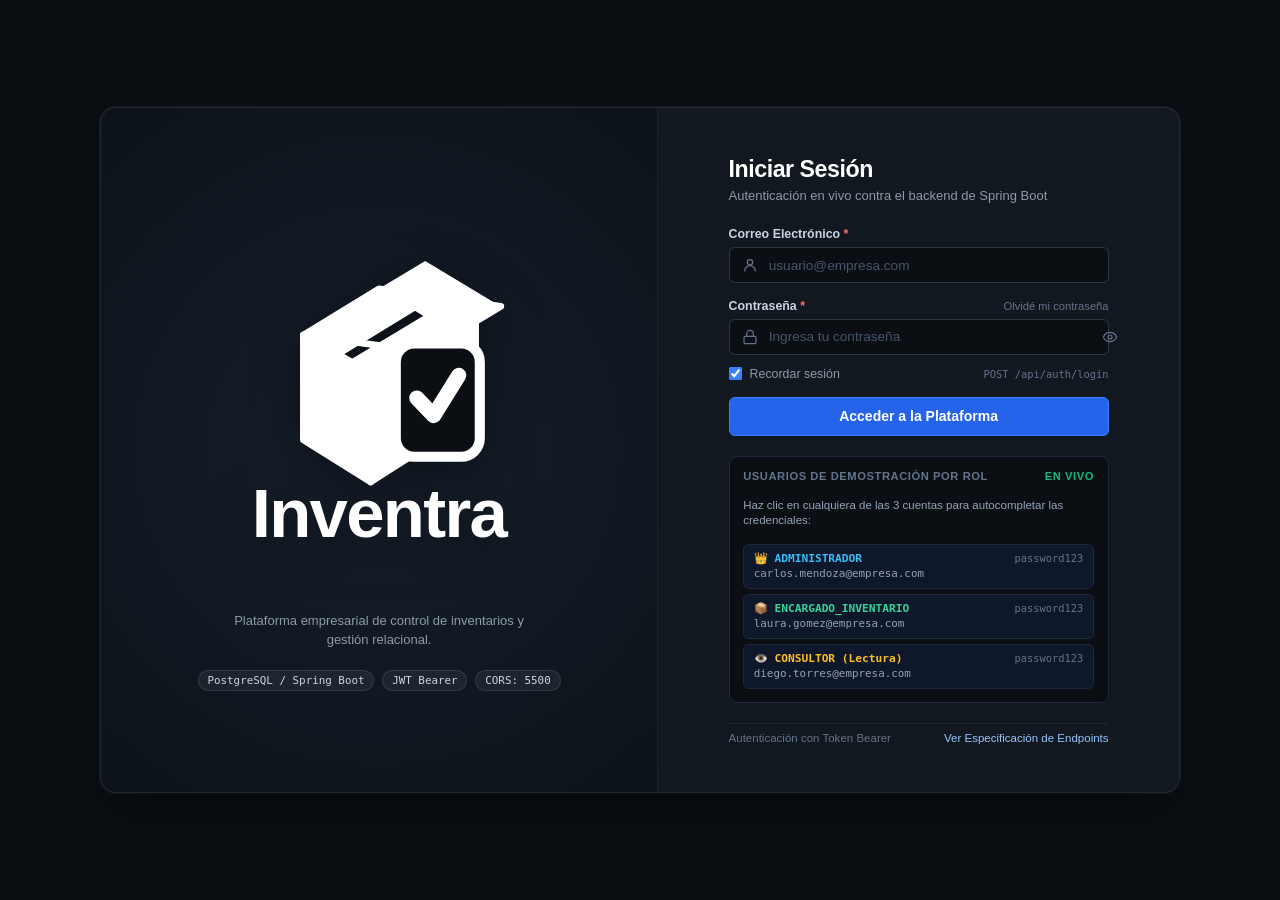
<file: frontend/index.html>
<!DOCTYPE html>
<html lang="es">
<head>
  <meta charset="UTF-8">
  <meta name="viewport" content="width=device-width, initial-scale=1.0">
  <title>Inventra - Sistema de Gestión de Inventario</title>
  
  <!-- Hojas de Estilos Modulares Mate Minimalistas -->
  <link rel="stylesheet" href="css/variables.css">
  <link rel="stylesheet" href="css/base.css">
  <link rel="stylesheet" href="css/components.css">
  <link rel="stylesheet" href="css/views.css">
</head>
<body>
  <div class="app-container">
    <!-- Barra Lateral (Sidebar) -->
    <aside class="app-sidebar">
      <div class="sidebar-header" style="gap: 0.85rem; padding: 1.1rem 1.25rem;">
        <div style="background-color: #0d1217; border: 1px solid #2a3744; border-radius: var(--radius-sm); padding: 3px 6px; display: flex; align-items: center; justify-content: center;">
          <img src="assets/Inventra.png" alt="Inventra" style="height: 22px; width: auto; object-fit: contain;" />
        </div>
        <div>
          <h1 class="brand-title" style="letter-spacing: -0.02em;">Inventra</h1>
          <span class="brand-sub">Gestión Relacional MER</span>
        </div>
      </div>

      <nav class="sidebar-nav">
        <div class="nav-section-label">Operaciones</div>
        <a class="nav-link active" data-route="dashboard">
          <svg xmlns="http://www.w3.org/2000/svg" viewBox="0 0 24 24" fill="none" stroke="currentColor" stroke-width="1.8" stroke-linecap="round" stroke-linejoin="round" class="svg-icon"><rect width="7" height="9" x="3" y="3" rx="1.5"/><rect width="7" height="5" x="14" y="3" rx="1.5"/><rect width="7" height="9" x="14" y="12" rx="1.5"/><rect width="7" height="5" x="3" y="16" rx="1.5"/></svg>
          <span>Panel de Control</span>
        </a>
        <a class="nav-link" data-route="products">
          <svg xmlns="http://www.w3.org/2000/svg" viewBox="0 0 24 24" fill="none" stroke="currentColor" stroke-width="1.8" stroke-linecap="round" stroke-linejoin="round" class="svg-icon"><path d="m7.5 4.27 9 5.15"/><path d="M21 8a2 2 0 0 0-1-1.73l-7-4a2 2 0 0 0-2 0l-7 4A2 2 0 0 0 3 8v8a2 2 0 0 0 1 1.73l7 4a2 2 0 0 0 2 0l7-4A2 2 0 0 0 21 16Z"/><path d="m3.3 7 8.7 5 8.7-5"/><path d="M12 22V12"/></svg>
          <span>Productos</span>
        </a>

        <div class="nav-section-label">Seguridad & Accesos</div>
        <a class="nav-link" data-route="users">
          <svg xmlns="http://www.w3.org/2000/svg" viewBox="0 0 24 24" fill="none" stroke="currentColor" stroke-width="1.8" stroke-linecap="round" stroke-linejoin="round" class="svg-icon"><path d="M16 21v-2a4 4 0 0 0-4-4H6a4 4 0 0 0-4 4v2"/><circle cx="9" cy="7" r="4"/><path d="M22 21v-2a4 4 0 0 0-3-3.87"/><path d="M16 3.13a4 4 0 0 1 0 7.75"/></svg>
          <span>Usuarios</span>
        </a>
        <a class="nav-link" data-route="roles">
          <svg xmlns="http://www.w3.org/2000/svg" viewBox="0 0 24 24" fill="none" stroke="currentColor" stroke-width="1.8" stroke-linecap="round" stroke-linejoin="round" class="svg-icon"><path d="M12 22s8-4 8-10V5l-8-3-8 3v7c0 6 8 10 8 10z"/></svg>
          <span>Roles & Permisos</span>
        </a>

        <div class="nav-section-label">Inteligencia Artificial</div>
        <a class="nav-link" data-route="rag">
          <svg xmlns="http://www.w3.org/2000/svg" viewBox="0 0 24 24" fill="none" stroke="currentColor" stroke-width="1.8" stroke-linecap="round" stroke-linejoin="round" class="svg-icon"><path d="M12 8V4H8"/><rect width="16" height="12" x="4" y="8" rx="2"/><path d="M2 14h2"/><path d="M20 14h2"/><path d="M15 13v2"/><path d="M9 13v2"/></svg>
          <span>Consultas RAG (n8n)</span>
        </a>

        <div class="nav-section-label">Arquitectura</div>
        <a class="nav-link" data-route="mer">
          <svg xmlns="http://www.w3.org/2000/svg" viewBox="0 0 24 24" fill="none" stroke="currentColor" stroke-width="1.8" stroke-linecap="round" stroke-linejoin="round" class="svg-icon"><ellipse cx="12" cy="5" rx="9" ry="3"/><path d="M3 5V19A9 3 0 0 0 21 19V5"/><path d="M3 12A9 3 0 0 0 21 12"/></svg>
          <span>Diagrama MER & API</span>
        </a>
      </nav>

      <div class="sidebar-footer">
        <div id="sidebar-user-footer">
          <!-- Inyección dinámica de sesión -->
        </div>
      </div>
    </aside>

    <!-- Contenido Principal -->
    <main class="app-main">
      <!-- Header Superior -->
      <header class="app-header">
        <div class="header-left">
          <div class="page-title-wrap">
            <h2 class="page-title" id="current-page-title">Panel de Control - Inventra</h2>
            <span class="page-subtitle" id="current-page-subtitle">Visión general de existencias, usuarios y estado del sistema</span>
          </div>
        </div>

        <div class="header-right">
          <span class="badge badge-neutral" style="font-family: var(--font-mono); font-size: 0.7rem;">
            Tablas MER: 6
          </span>
          <span class="badge badge-primary" style="font-size: 0.7rem;">
            Front-end Vanilla
          </span>
          <div id="header-user-profile">
            <!-- Widget de perfil / inicio de sesión -->
          </div>
        </div>
      </header>

      <!-- Contenedor Dinámico de Vistas -->
      <div class="view-container" id="main-view-container">
        <!-- Inyección dinámica según la ruta activa -->
      </div>
    </main>
  </div>

  <!-- Contenedor para Notificaciones Toast -->
  <div class="toast-container" id="toast-container"></div>

  <!-- Scripts Vanilla en orden de dependencia -->
  <script src="js/icons.js"></script>
  <script src="js/config.js"></script>
  <script src="js/mockData.js"></script>
  <script src="js/store.js"></script>
  <script src="js/api.js"></script>
  <script src="js/views/login.js"></script>
  <script src="js/views/dashboard.js"></script>
  <script src="js/views/products.js"></script>
  <script src="js/views/users.js"></script>
  <script src="js/views/roles.js"></script>
  <script src="js/views/ragChat.js"></script>
  <script src="js/views/apiDocs.js"></script>
  <script src="js/app.js"></script>
</body>
</html>
</file>
<file: frontend/css/variables.css>
/* ==========================================================================
   Variables y Sistema de Diseño Mate Minimalista
   Inspirado en estética sobria, profesional y funcional.
   ========================================================================== */

:root {
  /* Fondos y Superficies Mate */
  --bg-app: #f7f9fa;
  --bg-card: #ffffff;
  --bg-sidebar: #19222c;
  --bg-sidebar-hover: #222d3a;
  --bg-sidebar-active: #2b3848;
  --bg-muted: #f1f4f6;
  --bg-subtle: #fafbfc;
  --bg-modal-backdrop: rgba(15, 23, 42, 0.45);

  /* Colores de Texto Mate */
  --text-main: #1e293b;
  --text-secondary: #576574;
  --text-muted: #8c9ba5;
  --text-inverse: #f8fafc;
  --text-sidebar: #cbd5e1;
  --text-sidebar-muted: #788a9c;

  /* Color Primario Mate (Azul Petróleo Acero) */
  --primary: #334e68;
  --primary-hover: #243b53;
  --primary-subtle: #edf2f7;
  --primary-border: #bcccdc;
  --primary-light: #f0f4f8;

  /* Estados Funcionales Mate */
  --success: #2d6a4f;
  --success-bg: #eef7f2;
  --success-border: #b7e4c7;

  --warning: #b7791f;
  --warning-bg: #fffbeb;
  --warning-border: #fbd38d;

  --danger: #9b2c2c;
  --danger-bg: #fff5f5;
  --danger-border: #feb2b2;

  --info: #2b6cb0;
  --info-bg: #ebf8ff;
  --info-border: #bee3f8;

  /* Bordes y Divisiones */
  --border-light: #eef2f5;
  --border-default: #dfe5eb;
  --border-strong: #cbd5e1;

  /* Sombras Mate Difusas */
  --shadow-sm: 0 1px 2px 0 rgba(15, 23, 42, 0.04);
  --shadow-md: 0 4px 6px -1px rgba(15, 23, 42, 0.05), 0 2px 4px -2px rgba(15, 23, 42, 0.03);
  --shadow-lg: 0 10px 15px -3px rgba(15, 23, 42, 0.06), 0 4px 6px -4px rgba(15, 23, 42, 0.03);
  --shadow-modal: 0 20px 25px -5px rgba(15, 23, 42, 0.1), 0 8px 10px -6px rgba(15, 23, 42, 0.05);

  /* Curvaturas de Borde */
  --radius-xs: 4px;
  --radius-sm: 6px;
  --radius-md: 8px;
  --radius-lg: 12px;
  --radius-full: 9999px;

  /* Transiciones y Desvanecidos */
  --transition-fast: all 0.15s ease-out;
  --transition-normal: all 0.25s cubic-bezier(0.16, 1, 0.3, 1);
  --transition-smooth: all 0.35s cubic-bezier(0.16, 1, 0.3, 1);
  --transition-color: background-color 0.25s ease, border-color 0.25s ease, color 0.25s ease;

  /* Tipografía */
  --font-sans: -apple-system, BlinkMacSystemFont, "Segoe UI", Roboto, "Helvetica Neue", Arial, sans-serif;
  --font-mono: ui-monospace, SFMono-Regular, Menlo, Monaco, Consolas, "Liberation Mono", "Courier New", monospace;

  /* Dimensiones */
  --sidebar-width: 250px;
  --header-height: 64px;
  --content-max-width: 1400px;
}
</file>
<file: frontend/css/base.css>
/* ==========================================================================
   Estilos Base y Reset
   ========================================================================== */

*, *::before, *::after {
  box-sizing: border-box;
  margin: 0;
  padding: 0;
}

html, body {
  height: 100%;
  font-family: var(--font-sans);
  background-color: var(--bg-app);
  color: var(--text-main);
  font-size: 14px;
  line-height: 1.5;
  -webkit-font-smoothing: antialiased;
  -moz-osx-font-smoothing: grayscale;
}

body {
  overflow-x: hidden;
}

/* Scrollbar Minimalista Mate */
::-webkit-scrollbar {
  width: 6px;
  height: 6px;
}

::-webkit-scrollbar-track {
  background: transparent;
}

::-webkit-scrollbar-thumb {
  background: var(--border-strong);
  border-radius: var(--radius-full);
}

::-webkit-scrollbar-thumb:hover {
  background: var(--text-muted);
}

/* Layout General */
.app-container {
  display: flex;
  min-height: 100vh;
  width: 100%;
  background-color: var(--bg-app);
}

/* Sidebar */
.app-sidebar {
  width: var(--sidebar-width);
  background-color: var(--bg-sidebar);
  color: var(--text-sidebar);
  display: flex;
  flex-direction: column;
  position: fixed;
  top: 0;
  bottom: 0;
  left: 0;
  z-index: 40;
  border-right: 1px solid rgba(255, 255, 255, 0.06);
  transition: width 0.25s ease;
}

.sidebar-header {
  padding: 1.25rem 1.25rem;
  display: flex;
  align-items: center;
  gap: 0.75rem;
  border-bottom: 1px solid rgba(255, 255, 255, 0.06);
}

.brand-badge {
  width: 32px;
  height: 32px;
  border-radius: var(--radius-sm);
  background: rgba(255, 255, 255, 0.08);
  border: 1px solid rgba(255, 255, 255, 0.12);
  display: flex;
  align-items: center;
  justify-content: center;
  color: var(--text-inverse);
}

.brand-title {
  font-size: 1rem;
  font-weight: 600;
  letter-spacing: -0.01em;
  color: var(--text-inverse);
}

.brand-sub {
  font-size: 0.72rem;
  color: var(--text-sidebar-muted);
  text-transform: uppercase;
  letter-spacing: 0.05em;
}

.sidebar-nav {
  flex: 1;
  padding: 1rem 0.75rem;
  overflow-y: auto;
  display: flex;
  flex-direction: column;
  gap: 0.25rem;
}

.nav-section-label {
  font-size: 0.68rem;
  text-transform: uppercase;
  letter-spacing: 0.08em;
  color: var(--text-sidebar-muted);
  padding: 0.75rem 0.6rem 0.35rem 0.6rem;
  font-weight: 600;
}

.nav-link {
  display: flex;
  align-items: center;
  gap: 0.75rem;
  padding: 0.625rem 0.75rem;
  border-radius: var(--radius-sm);
  color: var(--text-sidebar);
  text-decoration: none;
  font-size: 0.875rem;
  font-weight: 500;
  transition: var(--transition-fast);
  cursor: pointer;
  border: 1px solid transparent;
}

.nav-link:hover {
  background-color: var(--bg-sidebar-hover);
  color: var(--text-inverse);
}

.nav-link.active {
  background-color: var(--bg-sidebar-active);
  color: var(--text-inverse);
  border-color: rgba(255, 255, 255, 0.1);
  box-shadow: inset 2px 0 0 #60a5fa;
}

.nav-link .svg-icon {
  width: 18px;
  height: 18px;
  opacity: 0.85;
}

.nav-link.active .svg-icon {
  opacity: 1;
  color: #93c5fd;
}

.sidebar-footer {
  padding: 1rem 1.25rem;
  border-top: 1px solid rgba(255, 255, 255, 0.06);
  display: flex;
  flex-direction: column;
  gap: 0.75rem;
}

.system-status {
  display: flex;
  align-items: center;
  gap: 0.5rem;
  font-size: 0.75rem;
  color: var(--text-sidebar-muted);
}

.status-dot {
  width: 7px;
  height: 7px;
  border-radius: var(--radius-full);
  background-color: #10b981;
}

.status-dot.offline {
  background-color: #ef4444;
}

/* Área de Contenido Principal */
.app-main {
  margin-left: var(--sidebar-width);
  flex: 1;
  min-height: 100vh;
  display: flex;
  flex-direction: column;
  background-color: var(--bg-app);
  width: calc(100% - var(--sidebar-width));
}

/* Header Superior */
.app-header {
  height: var(--header-height);
  background-color: var(--bg-card);
  border-bottom: 1px solid var(--border-default);
  display: flex;
  align-items: center;
  justify-content: space-between;
  padding: 0 1.75rem;
  position: sticky;
  top: 0;
  z-index: 30;
}

.header-left {
  display: flex;
  align-items: center;
  gap: 1rem;
}

.page-title-wrap {
  display: flex;
  flex-direction: column;
}

.page-title {
  font-size: 1.15rem;
  font-weight: 600;
  color: var(--text-main);
  letter-spacing: -0.01em;
}

.page-subtitle {
  font-size: 0.75rem;
  color: var(--text-secondary);
}

.header-right {
  display: flex;
  align-items: center;
  gap: 0.75rem;
}

/* Contenedor de Vistas */
.view-container {
  flex: 1;
  padding: 1.75rem;
  max-width: var(--content-max-width);
  margin: 0 auto;
  width: 100%;
}

.view-section {
  display: none;
  animation: fadeIn 0.25s ease-out forwards;
}

.view-section.active {
  display: block;
}

/* Animaciones y Desvanecidos */
@keyframes fadeIn {
  from {
    opacity: 0;
    transform: translateY(4px);
  }
  to {
    opacity: 1;
    transform: translateY(0);
  }
}

@keyframes slideUp {
  from {
    opacity: 0;
    transform: translateY(12px) scale(0.98);
  }
  to {
    opacity: 1;
    transform: translateY(0) scale(1);
  }
}

@keyframes pulseGlow {
  0%, 100% {
    opacity: 1;
  }
  50% {
    opacity: 0.6;
  }
}

/* Iconos SVG globales */
.svg-icon {
  width: 16px;
  height: 16px;
  display: inline-block;
  vertical-align: middle;
  flex-shrink: 0;
}
</file>
<file: frontend/css/components.css>
/* ==========================================================================
   Componentes Reutilizables de Interfaz Mate
   ========================================================================== */

/* Botones */
.btn {
  display: inline-flex;
  align-items: center;
  justify-content: center;
  gap: 0.5rem;
  padding: 0.5rem 0.875rem;
  font-size: 0.8125rem;
  font-weight: 500;
  border-radius: var(--radius-sm);
  border: 1px solid transparent;
  cursor: pointer;
  transition: var(--transition-fast);
  text-decoration: none;
  background-color: transparent;
  color: var(--text-main);
  white-space: nowrap;
}

.btn:active {
  transform: translateY(1px);
}

.btn:disabled {
  opacity: 0.55;
  cursor: not-allowed;
  pointer-events: none;
}

.btn-primary {
  background-color: var(--primary);
  color: var(--text-inverse);
  border-color: var(--primary);
}

.btn-primary:hover {
  background-color: var(--primary-hover);
  border-color: var(--primary-hover);
  color: var(--text-inverse);
}

.btn-secondary {
  background-color: var(--bg-card);
  color: var(--text-main);
  border-color: var(--border-default);
}

.btn-secondary:hover {
  background-color: var(--bg-muted);
  border-color: var(--border-strong);
}

.btn-ghost {
  background-color: transparent;
  color: var(--text-secondary);
}

.btn-ghost:hover {
  background-color: var(--bg-muted);
  color: var(--text-main);
}

.btn-danger {
  background-color: var(--danger);
  color: var(--text-inverse);
  border-color: var(--danger);
}

.btn-danger:hover {
  background-color: #822222;
  border-color: #822222;
}

.btn-sm {
  padding: 0.35rem 0.65rem;
  font-size: 0.75rem;
}

.btn-icon-only {
  padding: 0.45rem;
  border-radius: var(--radius-sm);
}

/* Tarjetas y Contenedores */
.card {
  background-color: var(--bg-card);
  border: 1px solid var(--border-default);
  border-radius: var(--radius-md);
  box-shadow: var(--shadow-sm);
  transition: var(--transition-normal);
}

.card:hover {
  border-color: var(--border-strong);
}

.card-header {
  padding: 1.125rem 1.25rem;
  border-bottom: 1px solid var(--border-light);
  display: flex;
  align-items: center;
  justify-content: space-between;
}

.card-title {
  font-size: 0.95rem;
  font-weight: 600;
  color: var(--text-main);
}

.card-subtitle {
  font-size: 0.75rem;
  color: var(--text-secondary);
  margin-top: 0.15rem;
}

.card-body {
  padding: 1.25rem;
}

/* Tarjetas KPI de Métricas */
.kpi-grid {
  display: grid;
  grid-template-columns: repeat(auto-fit, minmax(220px, 1fr));
  gap: 1rem;
  margin-bottom: 1.5rem;
}

.kpi-card {
  padding: 1.25rem;
  display: flex;
  flex-direction: column;
  gap: 0.75rem;
  border-radius: var(--radius-md);
  background: var(--bg-card);
  border: 1px solid var(--border-default);
  transition: transform 0.2s ease, border-color 0.2s ease, box-shadow 0.2s ease;
}

.kpi-card:hover {
  transform: translateY(-2px);
  border-color: var(--border-strong);
  box-shadow: var(--shadow-md);
}

.kpi-top {
  display: flex;
  align-items: center;
  justify-content: space-between;
}

.kpi-icon-wrap {
  width: 36px;
  height: 36px;
  border-radius: var(--radius-sm);
  display: flex;
  align-items: center;
  justify-content: center;
  background-color: var(--bg-muted);
  color: var(--primary);
  border: 1px solid var(--border-default);
}

.kpi-label {
  font-size: 0.75rem;
  font-weight: 500;
  color: var(--text-secondary);
  text-transform: uppercase;
  letter-spacing: 0.04em;
}

.kpi-value {
  font-size: 1.65rem;
  font-weight: 700;
  color: var(--text-main);
  letter-spacing: -0.02em;
}

.kpi-foot {
  font-size: 0.75rem;
  color: var(--text-muted);
  display: flex;
  align-items: center;
  gap: 0.35rem;
}

/* Campos de Formulario */
.form-group {
  display: flex;
  flex-direction: column;
  gap: 0.35rem;
  margin-bottom: 1rem;
}

.form-label {
  font-size: 0.775rem;
  font-weight: 600;
  color: var(--text-secondary);
}

.form-label.required::after {
  content: " *";
  color: var(--danger);
}

.form-control {
  width: 100%;
  padding: 0.55rem 0.75rem;
  font-size: 0.85rem;
  font-family: inherit;
  color: var(--text-main);
  background-color: #ffffff;
  border: 1px solid var(--border-default);
  border-radius: var(--radius-sm);
  transition: var(--transition-fast);
  outline: none;
}

.form-control:focus {
  border-color: var(--primary);
  box-shadow: 0 0 0 3px rgba(51, 78, 104, 0.12);
}

.form-control::placeholder {
  color: var(--text-muted);
}

textarea.form-control {
  resize: vertical;
  min-height: 75px;
}

.form-row {
  display: flex;
  gap: 1rem;
}

.form-row > * {
  flex: 1;
}

.form-help {
  font-size: 0.725rem;
  color: var(--text-muted);
}

/* Barra de Filtros y Búsqueda */
.action-bar {
  display: flex;
  align-items: center;
  justify-content: space-between;
  gap: 1rem;
  margin-bottom: 1.25rem;
  flex-wrap: wrap;
}

.search-input-wrap {
  position: relative;
  min-width: 260px;
  max-width: 360px;
  flex: 1;
}

.search-input-wrap .svg-icon {
  position: absolute;
  left: 0.75rem;
  top: 50%;
  transform: translateY(-50%);
  color: var(--text-muted);
  pointer-events: none;
}

.search-input-wrap .form-control {
  padding-left: 2.25rem;
}

.filter-group {
  display: flex;
  align-items: center;
  gap: 0.5rem;
  flex-wrap: wrap;
}

/* Tablas de Datos */
.table-responsive {
  width: 100%;
  overflow-x: auto;
  border: 1px solid var(--border-default);
  border-radius: var(--radius-md);
  background: var(--bg-card);
}

.data-table {
  width: 100%;
  border-collapse: collapse;
  text-align: left;
  font-size: 0.8125rem;
}

.data-table th {
  background-color: var(--bg-subtle);
  color: var(--text-secondary);
  font-weight: 600;
  padding: 0.75rem 1rem;
  border-bottom: 1px solid var(--border-default);
  text-transform: uppercase;
  font-size: 0.7rem;
  letter-spacing: 0.05em;
  white-space: nowrap;
}

.data-table td {
  padding: 0.8rem 1rem;
  border-bottom: 1px solid var(--border-light);
  color: var(--text-main);
  vertical-align: middle;
  transition: background-color 0.15s ease;
}

.data-table tbody tr:last-child td {
  border-bottom: none;
}

.data-table tbody tr:hover td {
  background-color: #f8fafc;
}

/* Badges Mate */
.badge {
  display: inline-flex;
  align-items: center;
  gap: 0.35rem;
  padding: 0.2rem 0.5rem;
  font-size: 0.72rem;
  font-weight: 600;
  border-radius: var(--radius-xs);
  border: 1px solid transparent;
  line-height: 1.2;
}

.badge-success {
  background-color: var(--success-bg);
  color: var(--success);
  border-color: var(--success-border);
}

.badge-warning {
  background-color: var(--warning-bg);
  color: var(--warning);
  border-color: var(--warning-border);
}

.badge-danger {
  background-color: var(--danger-bg);
  color: var(--danger);
  border-color: var(--danger-border);
}

.badge-neutral {
  background-color: var(--bg-muted);
  color: var(--text-secondary);
  border-color: var(--border-default);
}

.badge-primary {
  background-color: var(--primary-light);
  color: var(--primary);
  border-color: var(--primary-border);
}

/* Modales */
.modal-backdrop {
  position: fixed;
  inset: 0;
  background-color: var(--bg-modal-backdrop);
  backdrop-filter: blur(2px);
  z-index: 100;
  display: flex;
  align-items: center;
  justify-content: center;
  padding: 1.5rem;
  opacity: 0;
  visibility: hidden;
  transition: opacity 0.2s ease, visibility 0.2s ease;
}

.modal-backdrop.open {
  opacity: 1;
  visibility: visible;
}

.modal-window {
  background: var(--bg-card);
  border: 1px solid var(--border-default);
  border-radius: var(--radius-lg);
  box-shadow: var(--shadow-modal);
  width: 100%;
  max-width: 540px;
  max-height: 90vh;
  display: flex;
  flex-direction: column;
  transform: translateY(8px) scale(0.99);
  transition: transform 0.25s cubic-bezier(0.16, 1, 0.3, 1);
}

.modal-backdrop.open .modal-window {
  transform: translateY(0) scale(1);
}

.modal-window.modal-lg {
  max-width: 760px;
}

.modal-header {
  padding: 1.125rem 1.5rem;
  border-bottom: 1px solid var(--border-light);
  display: flex;
  align-items: center;
  justify-content: space-between;
}

.modal-title {
  font-size: 1rem;
  font-weight: 600;
  color: var(--text-main);
}

.modal-body {
  padding: 1.5rem;
  overflow-y: auto;
}

.modal-footer {
  padding: 1rem 1.5rem;
  border-top: 1px solid var(--border-light);
  display: flex;
  align-items: center;
  justify-content: flex-end;
  gap: 0.75rem;
  background-color: var(--bg-subtle);
  border-bottom-left-radius: var(--radius-lg);
  border-bottom-right-radius: var(--radius-lg);
}

/* Notificaciones Toast */
.toast-container {
  position: fixed;
  bottom: 1.5rem;
  right: 1.5rem;
  z-index: 110;
  display: flex;
  flex-direction: column;
  gap: 0.5rem;
  pointer-events: none;
}

.toast {
  pointer-events: auto;
  min-width: 280px;
  max-width: 380px;
  padding: 0.75rem 1rem;
  border-radius: var(--radius-sm);
  background: var(--bg-card);
  border: 1px solid var(--border-default);
  box-shadow: var(--shadow-lg);
  display: flex;
  align-items: center;
  gap: 0.75rem;
  font-size: 0.8125rem;
  animation: slideUp 0.25s ease-out forwards;
  transition: var(--transition-normal);
}

.toast-success {
  border-left: 3px solid var(--success);
}

.toast-error {
  border-left: 3px solid var(--danger);
}

.toast-info {
  border-left: 3px solid var(--primary);
}

.toast-text {
  flex: 1;
  color: var(--text-main);
}

/* Toggle Switches */
.toggle-label {
  display: inline-flex;
  align-items: center;
  gap: 0.5rem;
  cursor: pointer;
  user-select: none;
}

.toggle-input {
  position: absolute;
  opacity: 0;
  width: 0;
  height: 0;
}

.toggle-slider {
  width: 36px;
  height: 20px;
  background-color: var(--border-strong);
  border-radius: var(--radius-full);
  position: relative;
  transition: background-color 0.2s ease;
}

.toggle-slider::after {
  content: "";
  position: absolute;
  top: 2px;
  left: 2px;
  width: 16px;
  height: 16px;
  background-color: #ffffff;
  border-radius: var(--radius-full);
  transition: transform 0.2s ease;
}

.toggle-input:checked + .toggle-slider {
  background-color: var(--primary);
}

.toggle-input:checked + .toggle-slider::after {
  transform: translateX(16px);
}

/* Empty State */
.empty-state {
  padding: 3rem 1.5rem;
  text-align: center;
  display: flex;
  flex-direction: column;
  align-items: center;
  justify-content: center;
  gap: 0.75rem;
  color: var(--text-secondary);
}

.empty-state .svg-icon {
  width: 38px;
  height: 38px;
  color: var(--text-muted);
}

.empty-title {
  font-weight: 600;
  color: var(--text-main);
  font-size: 0.95rem;
}

.empty-desc {
  font-size: 0.8125rem;
  color: var(--text-muted);
  max-width: 320px;
}
</file>
<file: frontend/css/views.css>
/* ==========================================================================
   Estilos Específicos por Vista
   ========================================================================== */

/* --------------------------------------------------------------------------
   Vista: Dashboard
   -------------------------------------------------------------------------- */
.dashboard-grid {
  display: grid;
  grid-template-columns: 2fr 1fr;
  gap: 1.25rem;
  margin-top: 1.25rem;
}

@media (max-width: 992px) {
  .dashboard-grid {
    grid-template-columns: 1fr;
  }
}

.chart-card-body {
  height: 260px;
  display: flex;
  flex-direction: column;
  justify-content: flex-end;
  position: relative;
}

.svg-chart-container {
  width: 100%;
  height: 100%;
  overflow: visible;
}

.critical-items-list {
  display: flex;
  flex-direction: column;
  gap: 0.75rem;
}

.critical-item {
  display: flex;
  align-items: center;
  justify-content: space-between;
  padding: 0.65rem 0.75rem;
  background-color: var(--bg-subtle);
  border: 1px solid var(--border-light);
  border-radius: var(--radius-sm);
  transition: background-color 0.15s ease;
}

.critical-item:hover {
  background-color: var(--bg-muted);
}

.critical-item-info {
  display: flex;
  flex-direction: column;
}

.critical-item-name {
  font-weight: 500;
  font-size: 0.8125rem;
  color: var(--text-main);
}

.critical-item-sku {
  font-size: 0.7rem;
  color: var(--text-muted);
  font-family: var(--font-mono);
}

/* --------------------------------------------------------------------------
   Vista: Productos
   -------------------------------------------------------------------------- */
.stock-bar-wrap {
  display: flex;
  align-items: center;
  gap: 0.5rem;
}

.stock-bar-track {
  width: 60px;
  height: 5px;
  background-color: var(--border-default);
  border-radius: var(--radius-full);
  overflow: hidden;
}

.stock-bar-fill {
  height: 100%;
  border-radius: var(--radius-full);
  transition: width 0.3s ease;
}

.stock-bar-fill.normal {
  background-color: var(--success);
}

.stock-bar-fill.warning {
  background-color: var(--warning);
}

.stock-bar-fill.danger {
  background-color: var(--danger);
}

.price-text {
  font-family: var(--font-mono);
  font-weight: 600;
  color: var(--text-main);
}

/* --------------------------------------------------------------------------
   Vista: Usuarios
   -------------------------------------------------------------------------- */
.user-cell {
  display: flex;
  align-items: center;
  gap: 0.75rem;
}

.user-avatar {
  width: 32px;
  height: 32px;
  border-radius: var(--radius-sm);
  background-color: var(--primary-light);
  color: var(--primary);
  border: 1px solid var(--primary-border);
  display: flex;
  align-items: center;
  justify-content: center;
  font-size: 0.75rem;
  font-weight: 600;
  text-transform: uppercase;
}

.user-info {
  display: flex;
  flex-direction: column;
}

.user-name {
  font-weight: 500;
  color: var(--text-main);
}

.user-email {
  font-size: 0.72rem;
  color: var(--text-muted);
}

.user-roles-list {
  display: flex;
  flex-wrap: wrap;
  gap: 0.25rem;
}

/* --------------------------------------------------------------------------
   Vista: Roles y Permisos (RBAC)
   -------------------------------------------------------------------------- */
.rbac-tabs {
  display: flex;
  gap: 0.5rem;
  margin-bottom: 1.25rem;
  border-bottom: 1px solid var(--border-default);
  padding-bottom: 0.5rem;
}

.tab-btn {
  padding: 0.5rem 1rem;
  border: none;
  background: transparent;
  color: var(--text-secondary);
  font-size: 0.8125rem;
  font-weight: 500;
  cursor: pointer;
  border-radius: var(--radius-sm);
  transition: var(--transition-fast);
}

.tab-btn:hover {
  color: var(--text-main);
  background-color: var(--bg-muted);
}

.tab-btn.active {
  color: var(--primary);
  background-color: var(--primary-light);
  font-weight: 600;
}

.roles-grid {
  display: grid;
  grid-template-columns: repeat(auto-fill, minmax(320px, 1fr));
  gap: 1.25rem;
}

.role-card {
  border: 1px solid var(--border-default);
  border-radius: var(--radius-md);
  background: var(--bg-card);
  padding: 1.25rem;
  display: flex;
  flex-direction: column;
  gap: 1rem;
  transition: var(--transition-normal);
}

.role-card:hover {
  border-color: var(--border-strong);
  box-shadow: var(--shadow-sm);
}

.role-card-header {
  display: flex;
  justify-content: space-between;
  align-items: flex-start;
}

.role-name {
  font-size: 0.95rem;
  font-weight: 600;
  color: var(--text-main);
}

.role-desc {
  font-size: 0.75rem;
  color: var(--text-secondary);
  margin-top: 0.2rem;
}

.role-permissions-section {
  display: flex;
  flex-direction: column;
  gap: 0.5rem;
  padding-top: 0.75rem;
  border-top: 1px solid var(--border-light);
}

.role-perm-label {
  font-size: 0.7rem;
  font-weight: 600;
  text-transform: uppercase;
  letter-spacing: 0.05em;
  color: var(--text-muted);
}

.perm-checkbox-group {
  display: flex;
  flex-direction: column;
  gap: 0.4rem;
  max-height: 180px;
  overflow-y: auto;
  padding-right: 0.25rem;
}

.perm-checkbox-item {
  display: flex;
  align-items: center;
  gap: 0.5rem;
  font-size: 0.75rem;
  color: var(--text-main);
  cursor: pointer;
  padding: 0.25rem 0.4rem;
  border-radius: var(--radius-xs);
  transition: background-color 0.15s ease;
}

.perm-checkbox-item:hover {
  background-color: var(--bg-muted);
}

/* --------------------------------------------------------------------------
   Vista: Diagrama MER (Modelo Entidad-Relación)
   -------------------------------------------------------------------------- */
.mer-container {
  display: flex;
  flex-direction: column;
  gap: 1.5rem;
}

.mer-header-banner {
  background: var(--bg-card);
  border: 1px solid var(--border-default);
  border-radius: var(--radius-md);
  padding: 1.25rem 1.5rem;
  display: flex;
  justify-content: space-between;
  align-items: center;
  flex-wrap: wrap;
  gap: 1rem;
}

.mer-banner-title {
  font-size: 1rem;
  font-weight: 600;
  color: var(--text-main);
}

.mer-banner-desc {
  font-size: 0.775rem;
  color: var(--text-secondary);
}

.mer-tables-grid {
  display: grid;
  grid-template-columns: repeat(auto-fit, minmax(320px, 1fr));
  gap: 1.25rem;
}

.mer-table-card {
  background: var(--bg-card);
  border: 1px solid var(--border-default);
  border-radius: var(--radius-md);
  box-shadow: var(--shadow-sm);
  overflow: hidden;
  transition: var(--transition-normal);
}

.mer-table-card:hover {
  border-color: var(--primary-border);
  box-shadow: var(--shadow-md);
}

.mer-table-header {
  background: var(--bg-muted);
  padding: 0.75rem 1rem;
  border-bottom: 1px solid var(--border-default);
  display: flex;
  align-items: center;
  justify-content: space-between;
}

.mer-table-title {
  font-size: 0.85rem;
  font-weight: 700;
  color: var(--primary);
  font-family: var(--font-mono);
  display: flex;
  align-items: center;
  gap: 0.5rem;
}

.mer-columns-list {
  padding: 0.5rem 0;
}

.mer-col-row {
  display: flex;
  align-items: center;
  justify-content: space-between;
  padding: 0.35rem 1rem;
  font-size: 0.75rem;
  border-bottom: 1px solid var(--border-light);
}

.mer-col-row:last-child {
  border-bottom: none;
}

.mer-col-name {
  font-family: var(--font-mono);
  font-weight: 500;
  display: flex;
  align-items: center;
  gap: 0.4rem;
}

.mer-key-pk {
  font-size: 0.65rem;
  font-weight: 700;
  color: var(--warning);
  background-color: var(--warning-bg);
  padding: 1px 4px;
  border-radius: 3px;
  border: 1px solid var(--warning-border);
}

.mer-key-fk {
  font-size: 0.65rem;
  font-weight: 700;
  color: var(--info);
  background-color: var(--info-bg);
  padding: 1px 4px;
  border-radius: 3px;
  border: 1px solid var(--info-border);
}

.mer-col-type {
  font-family: var(--font-mono);
  color: var(--text-muted);
  font-size: 0.7rem;
}

/* --------------------------------------------------------------------------
   Vista: Endpoints / Contrato de API Backend
   -------------------------------------------------------------------------- */
.api-config-banner {
  background: var(--bg-card);
  border: 1px solid var(--border-default);
  border-radius: var(--radius-md);
  padding: 1.25rem;
  margin-bottom: 1.5rem;
  display: flex;
  align-items: center;
  justify-content: space-between;
  gap: 1.5rem;
  flex-wrap: wrap;
}

.api-mode-info {
  display: flex;
  flex-direction: column;
  gap: 0.25rem;
}

.api-mode-title {
  font-size: 0.9rem;
  font-weight: 600;
  color: var(--text-main);
  display: flex;
  align-items: center;
  gap: 0.5rem;
}

.api-mode-desc {
  font-size: 0.75rem;
  color: var(--text-secondary);
}

.api-controls {
  display: flex;
  align-items: center;
  gap: 0.75rem;
}

.endpoint-list {
  display: flex;
  flex-direction: column;
  gap: 0.75rem;
}

.endpoint-card {
  background: var(--bg-card);
  border: 1px solid var(--border-default);
  border-radius: var(--radius-sm);
  overflow: hidden;
  transition: var(--transition-fast);
}

.endpoint-card:hover {
  border-color: var(--border-strong);
}

.endpoint-header {
  padding: 0.75rem 1rem;
  display: flex;
  align-items: center;
  justify-content: space-between;
  cursor: pointer;
  background-color: var(--bg-card);
  user-select: none;
}

.endpoint-meta {
  display: flex;
  align-items: center;
  gap: 0.75rem;
  flex-wrap: wrap;
}

.method-badge {
  font-family: var(--font-mono);
  font-size: 0.68rem;
  font-weight: 700;
  padding: 0.2rem 0.5rem;
  border-radius: var(--radius-xs);
  min-width: 58px;
  text-align: center;
}

.method-get {
  background: #ebf8ff;
  color: #2b6cb0;
  border: 1px solid #bee3f8;
}

.method-post {
  background: #eef7f2;
  color: #2d6a4f;
  border: 1px solid #b7e4c7;
}

.method-put {
  background: #fffbeb;
  color: #b7791f;
  border: 1px solid #fbd38d;
}

.method-patch {
  background: #faf5ff;
  color: #6b46c1;
  border: 1px solid #e9d8fd;
}

.method-delete {
  background: #fff5f5;
  color: #9b2c2c;
  border: 1px solid #feb2b2;
}

.endpoint-path {
  font-family: var(--font-mono);
  font-size: 0.8125rem;
  font-weight: 600;
  color: var(--text-main);
}

.endpoint-desc {
  font-size: 0.75rem;
  color: var(--text-secondary);
}

.endpoint-body {
  padding: 1rem;
  background-color: var(--bg-subtle);
  border-top: 1px solid var(--border-light);
  display: none;
}

.endpoint-card.expanded .endpoint-body {
  display: block;
}

.code-box {
  background-color: #1e293b;
  color: #e2e8f0;
  font-family: var(--font-mono);
  font-size: 0.75rem;
  padding: 0.75rem;
  border-radius: var(--radius-sm);
  overflow-x: auto;
  line-height: 1.45;
  margin-top: 0.35rem;
}

.code-box-header {
  display: flex;
  justify-content: space-between;
  align-items: center;
  font-size: 0.7rem;
  color: var(--text-muted);
  text-transform: uppercase;
  margin-top: 0.5rem;
  font-weight: 600;
}

.response-tester-output {
  margin-top: 0.75rem;
  padding: 0.75rem;
  background-color: #0f172a;
  border-radius: var(--radius-sm);
  color: #94a3b8;
  font-family: var(--font-mono);
  font-size: 0.75rem;
  max-height: 200px;
  overflow-y: auto;
  white-space: pre-wrap;
}

/* --------------------------------------------------------------------------
   Vista: Inicio de Sesión (Login) & Marca Inventra
   -------------------------------------------------------------------------- */
.login-wrapper {
  min-height: calc(100vh - var(--header-height) - 3.5rem);
  display: flex;
  align-items: center;
  justify-content: center;
  padding: 1.5rem;
}

.login-container {
  width: 100%;
  max-width: 440px;
  animation: slideUp 0.3s cubic-bezier(0.16, 1, 0.3, 1) forwards;
}

.login-card {
  background: var(--bg-card);
  border: 1px solid var(--border-default);
  border-radius: var(--radius-lg);
  box-shadow: var(--shadow-lg);
  padding: 2.25rem 2rem;
  display: flex;
  flex-direction: column;
  gap: 1.5rem;
  transition: var(--transition-normal);
}

.login-brand-header {
  display: flex;
  flex-direction: column;
  align-items: center;
  text-align: center;
}

.login-logo-container {
  background-color: #0d1217;
  border: 1px solid #2a3744;
  border-radius: var(--radius-md);
  padding: 0.5rem 1.25rem;
  display: inline-flex;
  align-items: center;
  justify-content: center;
  margin-bottom: 1rem;
  box-shadow: inset 0 1px 3px rgba(0, 0, 0, 0.4);
}

.login-brand-logo {
  height: 48px;
  width: auto;
  object-fit: contain;
  display: block;
}

.login-title {
  font-size: 1.35rem;
  font-weight: 700;
  color: var(--text-main);
  letter-spacing: -0.02em;
}

.login-subtitle {
  font-size: 0.775rem;
  color: var(--text-secondary);
  margin-top: 0.25rem;
}

/* Alerta de Error en Login */
.login-alert-box {
  background-color: var(--danger-bg);
  border: 1px solid var(--danger-border);
  border-radius: var(--radius-sm);
  padding: 0.75rem 0.85rem;
  display: flex;
  align-items: center;
  gap: 0.65rem;
  animation: fadeIn 0.2s ease-out;
}

.login-alert-icon {
  color: var(--danger);
  flex-shrink: 0;
}

.login-alert-text {
  font-size: 0.75rem;
  color: var(--danger);
  font-weight: 500;
  line-height: 1.4;
}

/* Campos con Iconos */
.input-icon-wrap {
  position: relative;
  display: flex;
  align-items: center;
}

.input-icon-wrap > .svg-icon {
  position: absolute;
  left: 0.85rem;
  color: var(--text-muted);
  pointer-events: none;
}

.form-control.with-icon {
  padding-left: 2.45rem;
}

.btn-toggle-password {
  position: absolute;
  right: 0.75rem;
  background: transparent;
  border: none;
  color: var(--text-muted);
  cursor: pointer;
  padding: 0.25rem;
  display: flex;
  align-items: center;
  justify-content: center;
  border-radius: var(--radius-xs);
  transition: color 0.15s ease;
}

.btn-toggle-password:hover {
  color: var(--text-main);
}

.login-options-row {
  display: flex;
  align-items: center;
  justify-content: space-between;
  margin-top: -0.25rem;
  margin-bottom: 0.5rem;
}

.btn-login-submit {
  width: 100%;
  padding: 0.7rem 1rem;
  font-size: 0.875rem;
  font-weight: 600;
  letter-spacing: 0.01em;
}

.btn-spinner .svg-icon {
  animation: spin 1s linear infinite;
}

@keyframes spin {
  from { transform: rotate(0deg); }
  to { transform: rotate(360deg); }
}

/* Selector de Cuentas Demo */
.demo-accounts-card {
  background-color: var(--bg-subtle);
  border: 1px solid var(--border-default);
  border-radius: var(--radius-sm);
  padding: 0.85rem;
  display: flex;
  flex-direction: column;
  gap: 0.65rem;
}

.demo-accounts-header {
  display: flex;
  justify-content: space-between;
  align-items: center;
  font-size: 0.72rem;
  font-weight: 600;
  color: var(--text-secondary);
  text-transform: uppercase;
  letter-spacing: 0.04em;
}

.demo-accounts-grid {
  display: grid;
  grid-template-columns: 1fr 1fr;
  gap: 0.45rem;
}

.demo-btn-pill {
  background: var(--bg-card);
  border: 1px solid var(--border-default);
  border-radius: var(--radius-xs);
  padding: 0.45rem 0.6rem;
  display: flex;
  flex-direction: column;
  text-align: left;
  cursor: pointer;
  transition: var(--transition-fast);
}

.demo-btn-pill:hover {
  background: var(--primary-light);
  border-color: var(--primary-border);
}

.demo-btn-pill-inactive:hover {
  background: var(--danger-bg);
  border-color: var(--danger-border);
}

.demo-btn-name {
  font-size: 0.72rem;
  font-weight: 600;
  color: var(--text-main);
  white-space: nowrap;
  overflow: hidden;
  text-overflow: ellipsis;
}

.demo-btn-role {
  font-size: 0.65rem;
  color: var(--text-secondary);
}

.login-footer-security {
  padding-top: 0.5rem;
  border-top: 1px solid var(--border-light);
  text-align: center;
}

/* --------------------------------------------------------------------------
   Vista: Consultas RAG & Asistente Inteligente (Integración con n8n)
   -------------------------------------------------------------------------- */
.rag-view-wrapper {
  display: flex;
  flex-direction: column;
}

.btn-template-query {
  display: flex;
  align-items: flex-start;
  gap: 0.45rem;
  width: 100%;
  padding: 0.5rem 0.65rem;
  background: var(--bg-surface);
  border: 1px solid var(--border-default);
  border-radius: var(--radius-sm);
  cursor: pointer;
  text-align: left;
  transition: var(--transition-fast);
}

.btn-template-query:hover {
  background: var(--bg-hover);
  border-color: var(--primary);
  transform: translateX(2px);
}

.btn-template-icon {
  color: var(--primary);
  flex-shrink: 0;
  margin-top: 2px;
}

.btn-template-text {
  font-size: 0.72rem;
  color: var(--text-secondary);
  line-height: 1.35;
}

.rag-user-message {
  display: flex;
  justify-content: flex-end;
  margin-left: 2rem;
}

.user-bubble {
  background: var(--primary);
  color: #ffffff;
  padding: 0.65rem 0.95rem;
  border-radius: 12px 12px 2px 12px;
  max-width: 85%;
  box-shadow: var(--shadow-sm);
}

.rag-system-message {
  display: flex;
  gap: 0.75rem;
  align-items: flex-start;
  margin-right: 2rem;
}

.rag-bot-avatar {
  width: 32px;
  height: 32px;
  border-radius: var(--radius-sm);
  background: var(--bg-surface);
  border: 1px solid var(--border-default);
  color: var(--primary);
  display: flex;
  align-items: center;
  justify-content: center;
  flex-shrink: 0;
}

.bot-bubble {
  background: var(--bg-surface);
  border: 1px solid var(--border-default);
  border-radius: 2px 12px 12px 12px;
  padding: 0.85rem 1rem;
  flex: 1;
  max-width: 95%;
  box-shadow: var(--shadow-sm);
}

.rag-response-content strong {
  color: var(--text-main);
  font-weight: 600;
}

.rag-response-content li {
  margin-left: 1.25rem;
  list-style-type: disc;
}
</file>
<file: frontend/css/login.css>
/* ==========================================================================
   Estilos de la Página de Inicio de Sesión Separada (Login)
   Integra la animación vectorial minimalista de Inventra y el formulario de acceso.
   Cero emojis.
   ========================================================================== */

* {
  margin: 0;
  padding: 0;
  box-sizing: border-box;
}

body.login-body {
  background-color: #0b0f14;
  color: #f1f5f9;
  font-family: -apple-system, BlinkMacSystemFont, "SF Pro Display", "Inter", "Segoe UI", Roboto, sans-serif;
  min-height: 100vh;
  display: flex;
  align-items: center;
  justify-content: center;
  overflow-x: hidden;
  padding: 1.5rem;
}

/* Contenedor Principal en Dos Columnas */
.login-split-layout {
  display: flex;
  width: 100%;
  max-width: 1080px;
  min-height: 620px;
  background-color: #121820;
  border: 1px solid rgba(255, 255, 255, 0.08);
  border-radius: 16px;
  box-shadow: 0 25px 50px -12px rgba(0, 0, 0, 0.5), 0 0 0 1px rgba(255, 255, 255, 0.05);
  overflow: hidden;
  transition: opacity 0.4s ease, transform 0.4s ease;
}

/* Panel Izquierdo: Animación de la Marca */
.login-brand-panel {
  flex: 1.1;
  background: radial-gradient(circle at center, #161f2b 0%, #0c1219 100%);
  border-right: 1px solid rgba(255, 255, 255, 0.06);
  display: flex;
  flex-direction: column;
  align-items: center;
  justify-content: center;
  padding: 3rem 2.5rem;
  position: relative;
}

.brand-animation-container {
  display: flex;
  flex-direction: column;
  align-items: center;
  justify-content: center;
  width: 100%;
  max-width: 420px;
}

.brand-animation-container svg {
  width: 100%;
  height: auto;
  overflow: visible;
  filter: drop-shadow(0 12px 24px rgba(0, 0, 0, 0.4));
}

/* --------------------------------------------------------------------------
   Animaciones del Isotipo Inventra
   -------------------------------------------------------------------------- */

/* Trazo inicial de la caja */
.box-path {
  stroke: #ffffff;
  stroke-width: 8;
  stroke-linecap: round;
  stroke-linejoin: round;
  fill: #ffffff;
  fill-opacity: 0;
  stroke-dasharray: 1000;
  stroke-dashoffset: 1000;
  animation: drawBox 1.6s cubic-bezier(0.16, 1, 0.3, 1) forwards;
}

/* Relleno blanco sólido de la caja tras trazarse */
.box-fill {
  fill: #ffffff;
  opacity: 0;
  animation: fadeInFill 0.6s ease-out 1.2s forwards;
}

/* Portapapeles (Checklist) */
.clipboard-frame {
  fill: #0b0f14;
  stroke: #ffffff;
  stroke-width: 12;
  stroke-linejoin: round;
  transform-origin: 320px 250px;
  transform: scale(0.6);
  opacity: 0;
  animation: popIn 0.7s cubic-bezier(0.34, 1.56, 0.64, 1) 0.8s forwards;
}

/* Clip superior */
.clip {
  fill: #0b0f14;
  stroke: #ffffff;
  stroke-width: 12;
  stroke-linecap: round;
  stroke-linejoin: round;
  transform-origin: 320px 250px;
  transform: scale(0.6);
  opacity: 0;
  animation: popIn 0.7s cubic-bezier(0.34, 1.56, 0.64, 1) 0.8s forwards;
}

/* Animación del checkmark */
.checkmark {
  stroke: #ffffff;
  stroke-width: 18;
  stroke-linecap: round;
  stroke-linejoin: round;
  fill: none;
  stroke-dasharray: 200;
  stroke-dashoffset: 200;
  animation: drawCheck 0.6s cubic-bezier(0.16, 1, 0.3, 1) 1.5s forwards;
}

/* Tipografía Inventra */
.brand-name {
  font-family: -apple-system, BlinkMacSystemFont, "SF Pro Display", "Inter", "Segoe UI", sans-serif;
  font-size: 82px;
  font-weight: 700;
  fill: #ffffff;
  letter-spacing: -2px;
  opacity: 0;
  transform: translateY(15px);
  animation: fadeInUp 0.8s cubic-bezier(0.16, 1, 0.3, 1) 1.7s forwards;
}

/* Flotación suave y continua de todo el isotipo */
.floating-logo {
  animation: subtleFloat 4.5s ease-in-out infinite 2.5s;
  transform-origin: center;
}

@keyframes drawBox {
  to {
    stroke-dashoffset: 0;
  }
}

@keyframes fadeInFill {
  to {
    opacity: 1;
  }
}

@keyframes popIn {
  to {
    transform: scale(1);
    opacity: 1;
  }
}

@keyframes drawCheck {
  to {
    stroke-dashoffset: 0;
  }
}

@keyframes fadeInUp {
  to {
    opacity: 1;
    transform: translateY(0);
  }
}

@keyframes subtleFloat {
  0%, 100% {
    transform: translateY(0);
  }
  50% {
    transform: translateY(-8px);
  }
}

.brand-caption {
  margin-top: 1.5rem;
  font-size: 0.8125rem;
  color: #8c9ba5;
  text-align: center;
  max-width: 320px;
  line-height: 1.5;
  opacity: 0;
  animation: fadeInUp 0.8s cubic-bezier(0.16, 1, 0.3, 1) 2s forwards;
}

.brand-badges-row {
  display: flex;
  gap: 0.5rem;
  margin-top: 1.25rem;
  opacity: 0;
  animation: fadeInUp 0.8s cubic-bezier(0.16, 1, 0.3, 1) 2.2s forwards;
}

.brand-pill-tag {
  font-family: ui-monospace, SFMono-Regular, Menlo, monospace;
  font-size: 0.68rem;
  background-color: rgba(255, 255, 255, 0.06);
  border: 1px solid rgba(255, 255, 255, 0.1);
  color: #cbd5e1;
  padding: 0.2rem 0.55rem;
  border-radius: 9999px;
}

/* --------------------------------------------------------------------------
   Panel Derecho: Formulario de Autenticación
   -------------------------------------------------------------------------- */
.login-form-panel {
  flex: 1;
  background-color: #121820;
  display: flex;
  flex-direction: column;
  justify-content: center;
  padding: 3rem 2.75rem;
}

.login-form-content {
  width: 100%;
  max-width: 380px;
  margin: 0 auto;
  display: flex;
  flex-direction: column;
  gap: 1.25rem;
}

.form-header {
  margin-bottom: 0.25rem;
}

.form-header h2 {
  font-size: 1.45rem;
  font-weight: 700;
  letter-spacing: -0.02em;
  color: #ffffff;
}

.form-header p {
  font-size: 0.8125rem;
  color: #8c9ba5;
  margin-top: 0.35rem;
}

/* Alerta de Error en Login */
.login-error-alert {
  background-color: #2a1215;
  border: 1px solid #742a2a;
  color: #feb2b2;
  border-radius: 6px;
  padding: 0.75rem 0.85rem;
  font-size: 0.775rem;
  display: flex;
  align-items: center;
  gap: 0.65rem;
  animation: fadeIn 0.2s ease-out;
}

.login-error-alert .svg-icon {
  width: 16px;
  height: 16px;
  color: #f87171;
  flex-shrink: 0;
}

/* Inputs y Controles */
.login-form {
  display: flex;
  flex-direction: column;
  gap: 1rem;
}

.form-group-dark {
  display: flex;
  flex-direction: column;
  gap: 0.35rem;
}

.form-label-dark {
  font-size: 0.775rem;
  font-weight: 600;
  color: #cbd5e1;
}

.form-label-dark.required::after {
  content: " *";
  color: #f87171;
}

.input-wrap-dark {
  position: relative;
  display: flex;
  align-items: center;
}

.input-wrap-dark .svg-icon {
  position: absolute;
  left: 0.85rem;
  color: #64748b;
  width: 16px;
  height: 16px;
  pointer-events: none;
}

.form-control-dark {
  width: 100%;
  background-color: #0b0f14;
  border: 1px solid #2a3744;
  color: #f8fafc;
  padding: 0.6rem 0.75rem 0.6rem 2.45rem;
  border-radius: 6px;
  font-size: 0.85rem;
  font-family: inherit;
  outline: none;
  transition: border-color 0.2s ease, box-shadow 0.2s ease;
}

.form-control-dark:focus {
  border-color: #60a5fa;
  box-shadow: 0 0 0 3px rgba(96, 165, 250, 0.15);
}

.form-control-dark::placeholder {
  color: #475569;
}

.btn-toggle-pwd {
  position: absolute;
  right: 0.75rem;
  background: transparent;
  border: none;
  color: #64748b;
  cursor: pointer;
  padding: 0.25rem;
  display: flex;
  align-items: center;
  justify-content: center;
  transition: color 0.15s ease;
}

.btn-toggle-pwd:hover {
  color: #cbd5e1;
}

.form-options-row {
  display: flex;
  align-items: center;
  justify-content: space-between;
  font-size: 0.775rem;
  color: #8c9ba5;
  margin-top: -0.25rem;
}

.checkbox-label {
  display: flex;
  align-items: center;
  gap: 0.5rem;
  cursor: pointer;
  user-select: none;
}

.checkbox-label input {
  accent-color: #3b82f6;
  cursor: pointer;
}

.btn-submit-dark {
  width: 100%;
  background-color: #2563eb;
  border: 1px solid #3b82f6;
  color: #ffffff;
  padding: 0.65rem 1rem;
  border-radius: 6px;
  font-size: 0.875rem;
  font-weight: 600;
  cursor: pointer;
  display: flex;
  align-items: center;
  justify-content: center;
  gap: 0.5rem;
  transition: background-color 0.2s ease, transform 0.1s ease;
}

.btn-submit-dark:hover {
  background-color: #1d4ed8;
}

.btn-submit-dark:active {
  transform: translateY(1px);
}

.btn-submit-dark:disabled {
  opacity: 0.6;
  cursor: not-allowed;
}

.spinner-icon {
  animation: spin 1s linear infinite;
  width: 16px;
  height: 16px;
}

@keyframes spin {
  from { transform: rotate(0deg); }
  to { transform: rotate(360deg); }
}

/* Cuentas de Demostración */
.demo-accounts-dark {
  background-color: #0b0f14;
  border: 1px solid #1e293b;
  border-radius: 8px;
  padding: 0.85rem;
  display: flex;
  flex-direction: column;
  gap: 0.55rem;
}

.demo-title-bar {
  display: flex;
  align-items: center;
  justify-content: space-between;
  font-size: 0.7rem;
  font-weight: 600;
  text-transform: uppercase;
  letter-spacing: 0.05em;
  color: #64748b;
}

.demo-pills-container {
  display: grid;
  grid-template-columns: 1fr 1fr;
  gap: 0.4rem;
}

.demo-pill-btn {
  background-color: #161f2b;
  border: 1px solid #2a3744;
  border-radius: 4px;
  padding: 0.4rem 0.55rem;
  text-align: left;
  cursor: pointer;
  display: flex;
  flex-direction: column;
  transition: background-color 0.15s ease, border-color 0.15s ease;
}

.demo-pill-btn:hover {
  background-color: #1e2c3d;
  border-color: #60a5fa;
}

.demo-pill-btn.inactive:hover {
  background-color: #2a1215;
  border-color: #f87171;
}

.demo-pill-user {
  font-size: 0.72rem;
  font-weight: 600;
  color: #f1f5f9;
  white-space: nowrap;
  overflow: hidden;
  text-overflow: ellipsis;
}

.demo-pill-role {
  font-size: 0.65rem;
  color: #8c9ba5;
}

/* Enlace a Documentación */
.login-bottom-links {
  display: flex;
  align-items: center;
  justify-content: space-between;
  font-size: 0.72rem;
  color: #64748b;
  padding-top: 0.5rem;
  border-top: 1px solid rgba(255, 255, 255, 0.06);
}

.login-bottom-links a {
  color: #93c5fd;
  text-decoration: none;
  transition: color 0.15s ease;
}

.login-bottom-links a:hover {
  color: #ffffff;
  text-decoration: underline;
}

/* Responsividad */
@media (max-width: 860px) {
  .login-split-layout {
    flex-direction: column;
    max-width: 480px;
  }

  .login-brand-panel {
    border-right: none;
    border-bottom: 1px solid rgba(255, 255, 255, 0.06);
    padding: 2.5rem 1.5rem;
  }

  .login-form-panel {
    padding: 2rem 1.75rem;
  }

  .brand-animation-container {
    max-width: 320px;
  }
}
</file>
